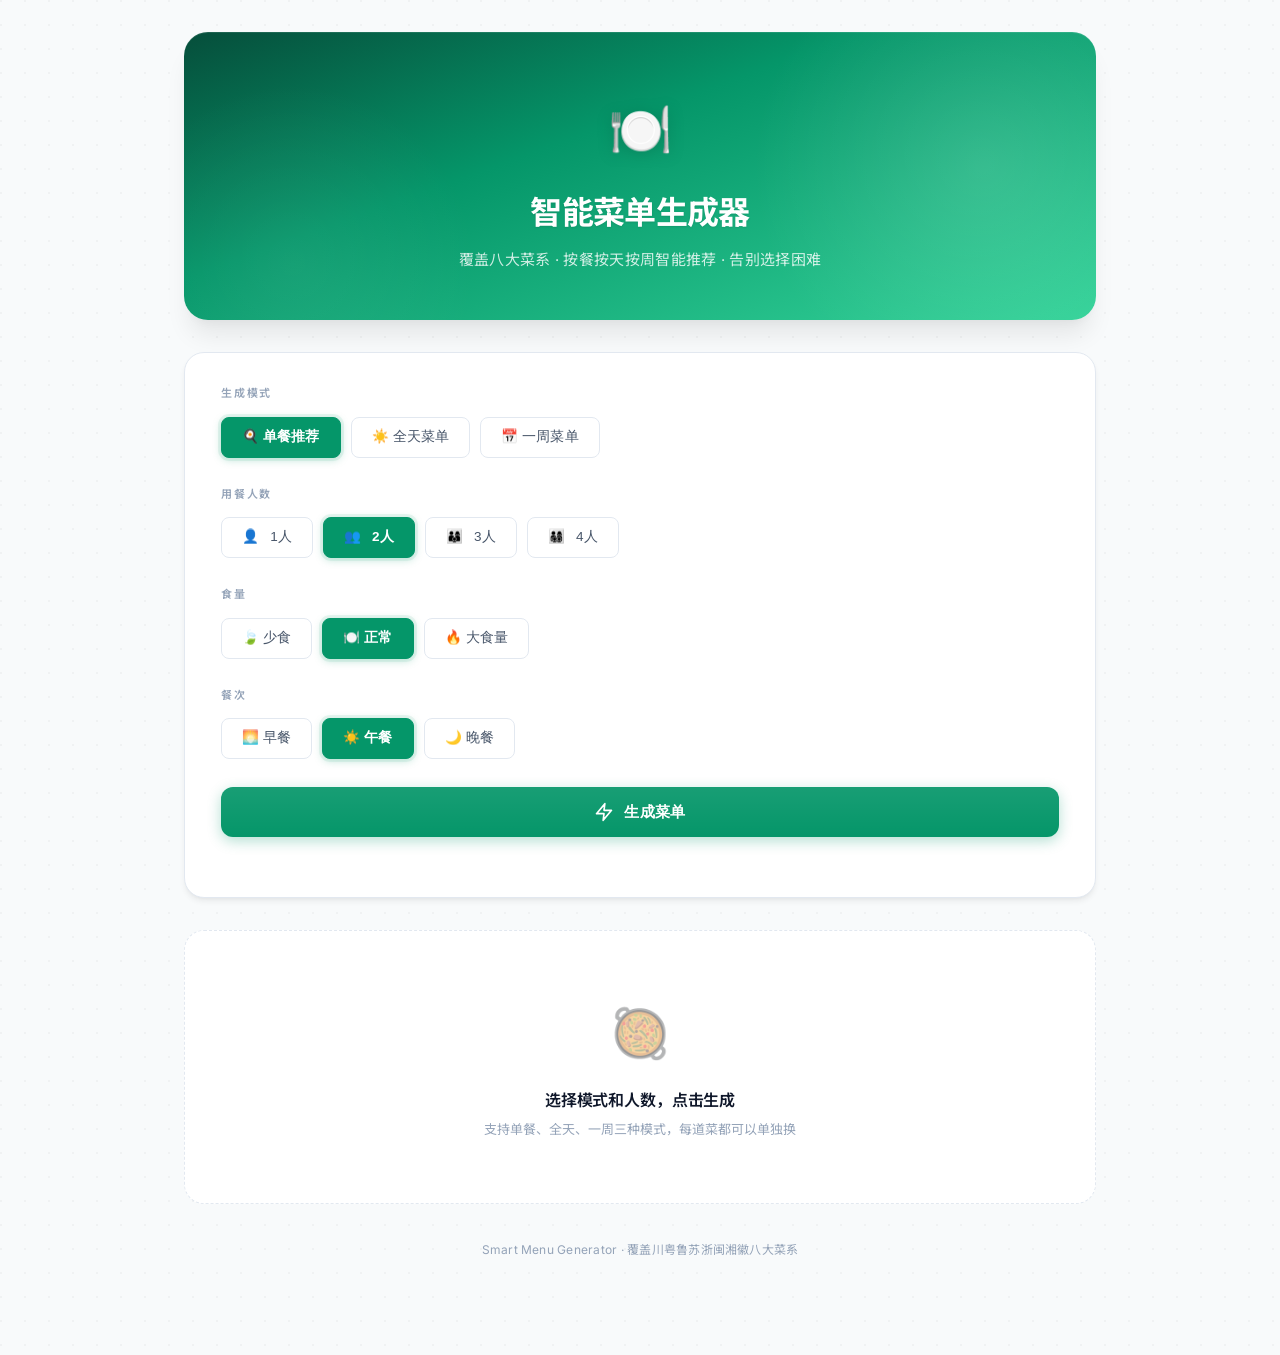
<file: frontend-user/index.html>
<!DOCTYPE html>
<html lang="zh-CN">
<head>
  <meta charset="UTF-8">
  <meta name="viewport" content="width=device-width, initial-scale=1.0">
  <meta name="description" content="智能菜单生成器 - 按餐、按天、按周自动生成中式菜单">
  <title>智能菜单生成器 | Smart Menu Generator</title>
  <link rel="icon" href="data:image/svg+xml,<svg xmlns='http://www.w3.org/2000/svg' viewBox='0 0 100 100'><text y='.9em' font-size='90'>🍽️</text></svg>">
  <link rel="stylesheet" href="css/style.css">
</head>
<body>

  <!-- Toast 容器 -->
  <div id="toast-container" role="alert" aria-live="polite"></div>

  <div class="app-container">

    <!-- 头部 -->
    <header class="app-header">
      <div class="app-logo">🍽️</div>
      <h1 class="app-title">智能菜单生成器</h1>
      <p class="app-subtitle">覆盖八大菜系 · 按餐按天按周智能推荐 · 告别选择困难</p>
    </header>

    <!-- 控制面板 -->
    <section class="control-panel" aria-label="菜单设置">

      <!-- 生成模式 -->
      <div class="control-group">
        <label class="control-label">生成模式</label>
        <div class="btn-group" role="radiogroup" aria-label="选择生成模式">
          <button class="mode-btn" data-mode="meal" role="radio" aria-checked="false">
            🍳 单餐推荐
          </button>
          <button class="mode-btn" data-mode="day" role="radio" aria-checked="false">
            ☀️ 全天菜单
          </button>
          <button class="mode-btn" data-mode="week" role="radio" aria-checked="false">
            📅 一周菜单
          </button>
        </div>
      </div>

      <!-- 用餐人数 -->
      <div class="control-group">
        <label class="control-label">用餐人数</label>
        <div class="btn-group" role="radiogroup" aria-label="选择用餐人数">
          <button class="people-btn" data-people="1" role="radio" aria-checked="false">
            <span class="people-icon">👤</span>1人
          </button>
          <button class="people-btn" data-people="2" role="radio" aria-checked="false">
            <span class="people-icon">👥</span>2人
          </button>
          <button class="people-btn" data-people="3" role="radio" aria-checked="false">
            <span class="people-icon">👨‍👩‍👦</span>3人
          </button>
          <button class="people-btn" data-people="4" role="radio" aria-checked="false">
            <span class="people-icon">👨‍👩‍👧‍👦</span>4人
          </button>
        </div>
      </div>

      <!-- 食量选择 -->
      <div class="control-group">
        <label class="control-label">食量</label>
        <div class="btn-group" role="radiogroup" aria-label="选择食量">
          <button class="appetite-btn" data-appetite="small" role="radio" aria-checked="false">
            🍃 少食
          </button>
          <button class="appetite-btn" data-appetite="normal" role="radio" aria-checked="false">
            🍽️ 正常
          </button>
          <button class="appetite-btn" data-appetite="large" role="radio" aria-checked="false">
            🔥 大食量
          </button>
        </div>
      </div>

      <!-- 餐次选择（仅单餐模式可见） -->
      <div class="control-group" id="meal-type-group" style="display:none;">
        <label class="control-label">餐次</label>
        <div class="btn-group" role="radiogroup" aria-label="选择餐次">
          <button class="meal-type-btn" data-meal-type="早餐" role="radio" aria-checked="false">
            🌅 早餐
          </button>
          <button class="meal-type-btn" data-meal-type="午餐" role="radio" aria-checked="true">
            ☀️ 午餐
          </button>
          <button class="meal-type-btn" data-meal-type="晚餐" role="radio" aria-checked="false">
            🌙 晚餐
          </button>
        </div>
      </div>

      <!-- 生成按钮 -->
      <div class="control-group">
        <button class="btn-generate" id="btn-generate" aria-label="生成菜单">
          <svg width="20" height="20" viewBox="0 0 24 24" fill="none" stroke="currentColor" stroke-width="2" stroke-linecap="round" stroke-linejoin="round">
            <polygon points="13 2 3 14 12 14 11 22 21 10 12 10 13 2"/>
          </svg>
          生成菜单
        </button>
      </div>

      <!-- 导出按钮组 -->
      <div class="control-group" id="export-group" style="display:none;">
        <label class="control-label">导出菜单</label>
        <div class="btn-group" role="group" aria-label="导出菜单">
          <button class="btn-export" data-format="txt" aria-label="导出为TXT">
            📄 TXT
          </button>
          <button class="btn-export" data-format="md" aria-label="导出为Markdown">
            📝 Markdown
          </button>
          <button class="btn-export" data-format="json" aria-label="导出为JSON">
            📊 JSON
          </button>
        </div>
      </div>

    </section>

    <!-- 结果区域 -->
    <main id="result-area" aria-label="菜单结果">
      <div class="empty-state">
        <div class="empty-state-icon">🥘</div>
        <div class="empty-state-title">选择模式和人数，点击生成</div>
        <div class="empty-state-desc">支持单餐、全天、一周三种模式，每道菜都可以单独换</div>
      </div>
    </main>

    <!-- 页脚 -->
    <footer class="app-footer">
      <p>Smart Menu Generator · 覆盖川粤鲁苏浙闽湘徽八大菜系</p>
    </footer>

  </div>

  <!-- JS 模块按依赖顺序加载 -->
  <script src="js/data.js"></script>
  <script src="js/generator.js"></script>
  <script src="js/ui.js"></script>
  <script src="js/app.js"></script>

</body>
</html>
</file>
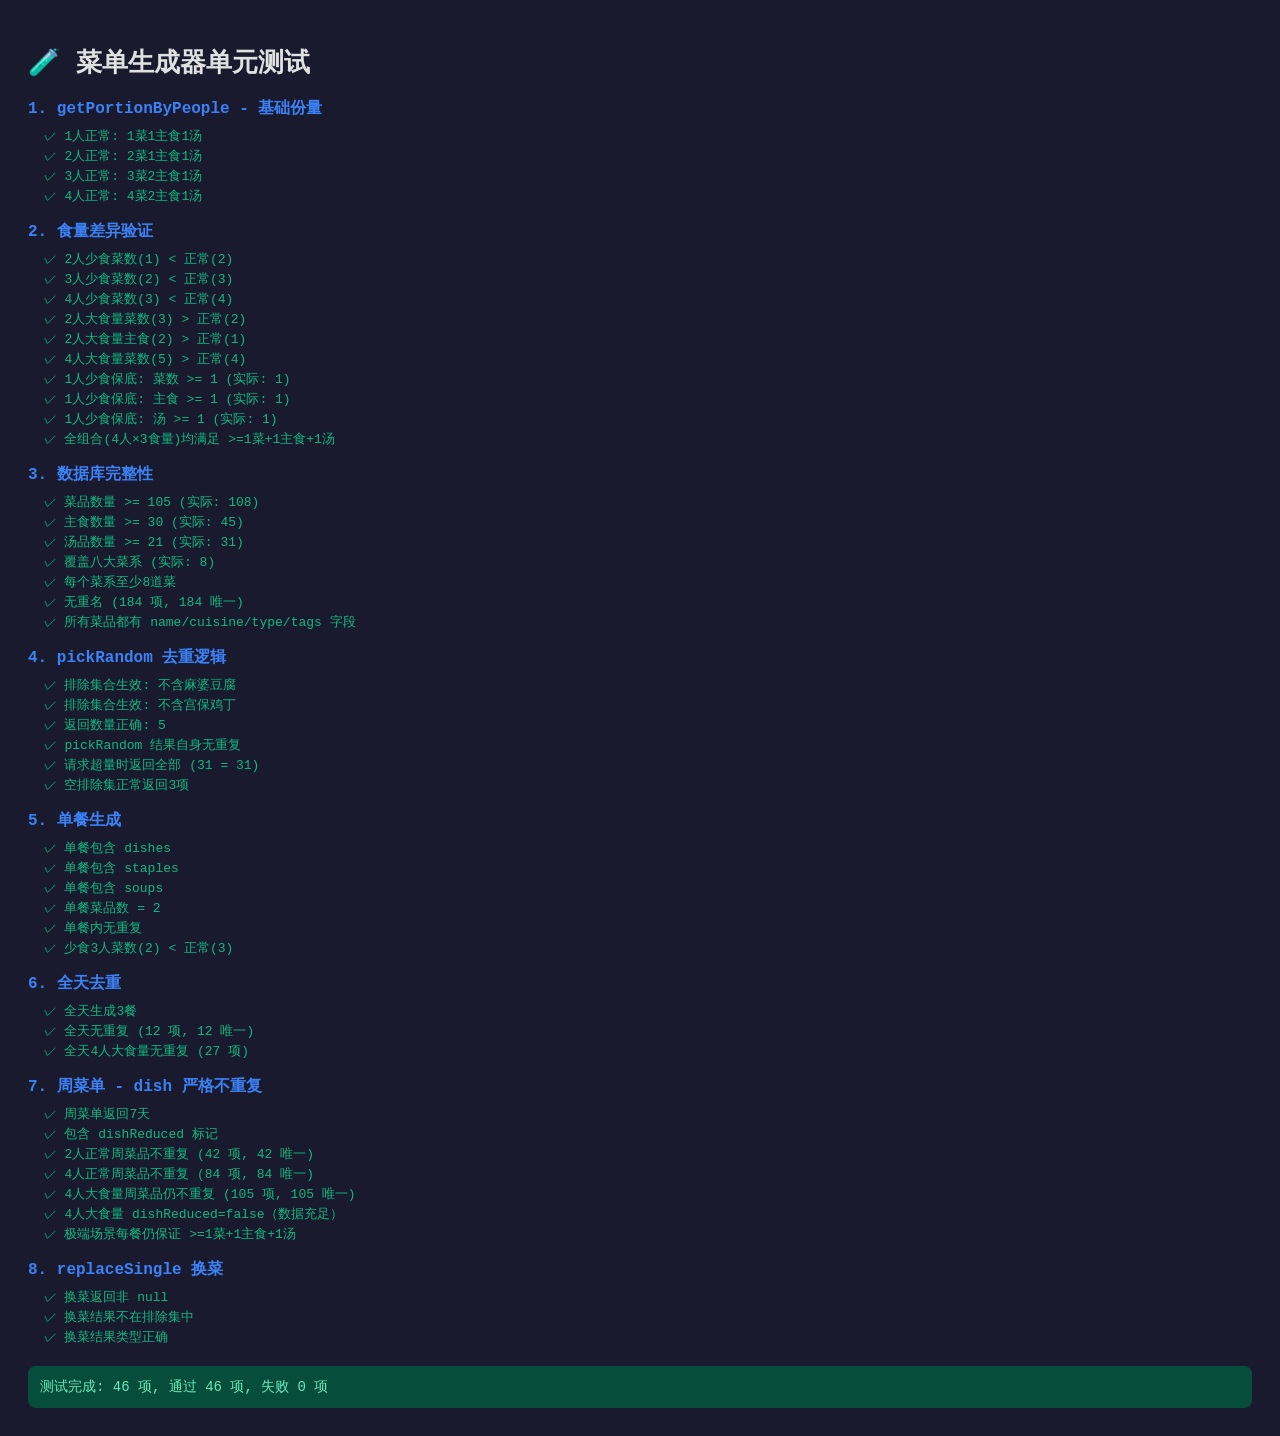
<file: frontend-user/tests/test.html>
<!DOCTYPE html>
<html lang="zh-CN">
<head>
  <meta charset="UTF-8">
  <title>菜单生成器 - 单元测试</title>
  <style>
    body { font-family: monospace; padding: 20px; background: #1a1a2e; color: #e0e0e0; }
    .pass { color: #10b981; }
    .fail { color: #ef4444; }
    .section { margin: 16px 0 8px; font-size: 16px; font-weight: bold; color: #3b82f6; }
    .summary { margin-top: 20px; padding: 12px; border-radius: 8px; font-size: 14px; }
    .summary.all-pass { background: #064e3b; color: #6ee7b7; }
    .summary.has-fail { background: #7f1d1d; color: #fca5a5; }
    pre { margin: 2px 0; font-size: 13px; }
  </style>
</head>
<body>
  <h1>🧪 菜单生成器单元测试</h1>
  <div id="output"></div>

  <script src="../js/data.js"></script>
  <script src="../js/generator.js"></script>
  <script>
    const output = document.getElementById('output');
    let passed = 0;
    let failed = 0;

    function section(name) {
      output.innerHTML += `<div class="section">${name}</div>`;
    }

    function assert(desc, condition) {
      if (condition) {
        passed++;
        output.innerHTML += `<pre class="pass">  ✓ ${desc}</pre>`;
      } else {
        failed++;
        output.innerHTML += `<pre class="fail">  ✕ ${desc}</pre>`;
      }
    }

    // ==========================================
    // 1. getPortionByPeople - 基础份量
    // ==========================================
    section('1. getPortionByPeople - 基础份量');

    const p1n = MenuGenerator.getPortionByPeople(1, 'normal');
    assert('1人正常: 1菜1主食1汤', p1n.dishCount === 1 && p1n.stapleCount === 1 && p1n.soupCount === 1);

    const p2n = MenuGenerator.getPortionByPeople(2, 'normal');
    assert('2人正常: 2菜1主食1汤', p2n.dishCount === 2 && p2n.stapleCount === 1 && p2n.soupCount === 1);

    const p3n = MenuGenerator.getPortionByPeople(3, 'normal');
    assert('3人正常: 3菜2主食1汤', p3n.dishCount === 3 && p3n.stapleCount === 2 && p3n.soupCount === 1);

    const p4n = MenuGenerator.getPortionByPeople(4, 'normal');
    assert('4人正常: 4菜2主食1汤', p4n.dishCount === 4 && p4n.stapleCount === 2 && p4n.soupCount === 1);

    // ==========================================
    // 2. 食量差异验证（核心修复项）
    // ==========================================
    section('2. 食量差异验证');

    // 少食 vs 正常：菜品数应严格小于正常
    const p2s = MenuGenerator.getPortionByPeople(2, 'small');
    assert(`2人少食菜数(${p2s.dishCount}) < 正常(${p2n.dishCount})`, p2s.dishCount < p2n.dishCount);

    const p3s = MenuGenerator.getPortionByPeople(3, 'small');
    assert(`3人少食菜数(${p3s.dishCount}) < 正常(${p3n.dishCount})`, p3s.dishCount < p3n.dishCount);

    const p4s = MenuGenerator.getPortionByPeople(4, 'small');
    assert(`4人少食菜数(${p4s.dishCount}) < 正常(${p4n.dishCount})`, p4s.dishCount < p4n.dishCount);

    // 大食量 vs 正常：菜品数应严格大于正常
    const p2l = MenuGenerator.getPortionByPeople(2, 'large');
    assert(`2人大食量菜数(${p2l.dishCount}) > 正常(${p2n.dishCount})`, p2l.dishCount > p2n.dishCount);
    assert(`2人大食量主食(${p2l.stapleCount}) > 正常(${p2n.stapleCount})`, p2l.stapleCount > p2n.stapleCount);

    const p4l = MenuGenerator.getPortionByPeople(4, 'large');
    assert(`4人大食量菜数(${p4l.dishCount}) > 正常(${p4n.dishCount})`, p4l.dishCount > p4n.dishCount);

    // 1人少食保底至少1菜
    const p1s = MenuGenerator.getPortionByPeople(1, 'small');
    assert(`1人少食保底: 菜数 >= 1 (实际: ${p1s.dishCount})`, p1s.dishCount >= 1);
    assert(`1人少食保底: 主食 >= 1 (实际: ${p1s.stapleCount})`, p1s.stapleCount >= 1);
    assert(`1人少食保底: 汤 >= 1 (实际: ${p1s.soupCount})`, p1s.soupCount >= 1);

    // 全组合遍历：所有人数×食量都至少1菜1主食1汤
    let allMinOk = true;
    [1,2,3,4].forEach(p => {
      ['small','normal','large'].forEach(a => {
        const r = MenuGenerator.getPortionByPeople(p, a);
        if (r.dishCount < 1 || r.stapleCount < 1 || r.soupCount < 1) allMinOk = false;
      });
    });
    assert('全组合(4人×3食量)均满足 >=1菜+1主食+1汤', allMinOk);

    // ==========================================
    // 3. 数据库完整性
    // ==========================================
    section('3. 数据库完整性');

    const allDishes = MenuDatabase.getAllByType('dish');
    const allStaples = MenuDatabase.getAllByType('staple');
    const allSoups = MenuDatabase.getAllByType('soup');

    assert(`菜品数量 >= 105 (实际: ${allDishes.length})`, allDishes.length >= 105);
    assert(`主食数量 >= 30 (实际: ${allStaples.length})`, allStaples.length >= 30);
    assert(`汤品数量 >= 21 (实际: ${allSoups.length})`, allSoups.length >= 21);

    const cuisines = new Set(allDishes.map(d => d.cuisine));
    assert(`覆盖八大菜系 (实际: ${cuisines.size})`, cuisines.size >= 8);

    // 每个菜系至少8道菜
    let cuisineMinOk = true;
    MenuDatabase.cuisines.forEach(c => {
      const count = allDishes.filter(d => d.cuisine === c).length;
      if (count < 8) cuisineMinOk = false;
    });
    assert('每个菜系至少8道菜', cuisineMinOk);

    // 无重名
    const allNames = [...allDishes, ...allStaples, ...allSoups].map(i => i.name);
    const uniqueNames = new Set(allNames);
    assert(`无重名 (${allNames.length} 项, ${uniqueNames.size} 唯一)`, allNames.length === uniqueNames.size);

    // 每项都有必要字段
    let fieldsOk = true;
    [...allDishes, ...allStaples, ...allSoups].forEach(item => {
      if (!item.name || !item.cuisine || !item.type || !Array.isArray(item.tags)) fieldsOk = false;
    });
    assert('所有菜品都有 name/cuisine/type/tags 字段', fieldsOk);

    // ==========================================
    // 4. pickRandom 去重逻辑
    // ==========================================
    section('4. pickRandom 去重逻辑');

    const exclude = new Set(['麻婆豆腐', '宫保鸡丁']);
    const filtered = MenuGenerator.pickRandom(allDishes, 5, exclude);
    const filteredNames = filtered.map(d => d.name);
    assert('排除集合生效: 不含麻婆豆腐', !filteredNames.includes('麻婆豆腐'));
    assert('排除集合生效: 不含宫保鸡丁', !filteredNames.includes('宫保鸡丁'));
    assert('返回数量正确: 5', filtered.length === 5);

    // 返回结果自身无重复
    const filteredUnique = new Set(filteredNames);
    assert('pickRandom 结果自身无重复', filteredNames.length === filteredUnique.size);

    // 请求数量超过可用池时不报错
    const bigPick = MenuGenerator.pickRandom(allSoups, 999, new Set());
    assert(`请求超量时返回全部 (${bigPick.length} = ${allSoups.length})`, bigPick.length === allSoups.length);

    // 空排除集
    const noPick = MenuGenerator.pickRandom(allDishes, 3, new Set());
    assert('空排除集正常返回3项', noPick.length === 3);

    // ==========================================
    // 5. 单餐生成
    // ==========================================
    section('5. 单餐生成');

    const meal = MenuGenerator.generateMeal(2, new Set(), '测试', 'normal');
    assert('单餐包含 dishes', Array.isArray(meal.dishes) && meal.dishes.length > 0);
    assert('单餐包含 staples', Array.isArray(meal.staples) && meal.staples.length > 0);
    assert('单餐包含 soups', Array.isArray(meal.soups) && meal.soups.length > 0);
    assert('单餐菜品数 = 2', meal.dishes.length === 2);

    // 单餐内无重复
    const mealAll = [...meal.dishes, ...meal.staples, ...meal.soups];
    const mealNames = mealAll.map(i => i.name);
    const mealUnique = new Set(mealNames);
    assert('单餐内无重复', mealNames.length === mealUnique.size);

    // 少食单餐菜品数应更少
    const mealSmall = MenuGenerator.generateMeal(3, new Set(), '少食测试', 'small');
    const mealNormal = MenuGenerator.generateMeal(3, new Set(), '正常测试', 'normal');
    assert(`少食3人菜数(${mealSmall.dishes.length}) < 正常(${mealNormal.dishes.length})`,
      mealSmall.dishes.length < mealNormal.dishes.length);

    // ==========================================
    // 6. 全天去重
    // ==========================================
    section('6. 全天去重');

    const dayMeals = MenuGenerator.generateDay(2, new Set(), 'normal');
    assert('全天生成3餐', dayMeals.length === 3);
    const dayAllNames = [];
    dayMeals.forEach(m => {
      [...m.dishes, ...m.staples, ...m.soups].forEach(i => dayAllNames.push(i.name));
    });
    const dayUnique = new Set(dayAllNames);
    assert(`全天无重复 (${dayAllNames.length} 项, ${dayUnique.size} 唯一)`,
      dayAllNames.length === dayUnique.size);

    // 全天大食量也无重复
    const dayLarge = MenuGenerator.generateDay(4, new Set(), 'large');
    const dayLargeNames = [];
    dayLarge.forEach(m => {
      [...m.dishes, ...m.staples, ...m.soups].forEach(i => dayLargeNames.push(i.name));
    });
    const dayLargeUnique = new Set(dayLargeNames);
    assert(`全天4人大食量无重复 (${dayLargeNames.length} 项)`,
      dayLargeNames.length === dayLargeUnique.size);

    // ==========================================
    // 7. 周菜单 - dish 严格不重复
    // ==========================================
    section('7. 周菜单 - dish 严格不重复');

    // 2人正常（最宽松场景）
    const week2n = MenuGenerator.generateWeek(2, 'normal');
    assert('周菜单返回7天', Array.isArray(week2n.menu) && week2n.menu.length === 7);
    assert('包含 dishReduced 标记', typeof week2n.dishReduced === 'boolean');

    const week2nDishes = [];
    week2n.menu.forEach(day => {
      day.meals.forEach(m => m.dishes.forEach(d => week2nDishes.push(d.name)));
    });
    const week2nDishUnique = new Set(week2nDishes);
    assert(`2人正常周菜品不重复 (${week2nDishes.length} 项, ${week2nDishUnique.size} 唯一)`,
      week2nDishes.length === week2nDishUnique.size);

    // 4人正常（较紧张场景：需要 4×3×7=84 道菜，池有96）
    const week4n = MenuGenerator.generateWeek(4, 'normal');
    const week4nDishes = [];
    week4n.menu.forEach(day => {
      day.meals.forEach(m => m.dishes.forEach(d => week4nDishes.push(d.name)));
    });
    const week4nDishUnique = new Set(week4nDishes);
    assert(`4人正常周菜品不重复 (${week4nDishes.length} 项, ${week4nDishUnique.size} 唯一)`,
      week4nDishes.length === week4nDishUnique.size);

    // 4人大食量（极端场景：需要 5×3×7=105，池96不够，应缩减而非重复）
    const week4l = MenuGenerator.generateWeek(4, 'large');
    const week4lDishes = [];
    week4l.menu.forEach(day => {
      day.meals.forEach(m => m.dishes.forEach(d => week4lDishes.push(d.name)));
    });
    const week4lDishUnique = new Set(week4lDishes);
    assert(`4人大食量周菜品仍不重复 (${week4lDishes.length} 项, ${week4lDishUnique.size} 唯一)`,
      week4lDishes.length === week4lDishUnique.size);
    assert('4人大食量 dishReduced=false（数据充足）', week4l.dishReduced === false);

    // 每天每餐至少有1菜1主食1汤
    let weekMinOk = true;
    week4l.menu.forEach(day => {
      day.meals.forEach(m => {
        if (m.dishes.length < 1 || m.staples.length < 1 || m.soups.length < 1) weekMinOk = false;
      });
    });
    assert('极端场景每餐仍保证 >=1菜+1主食+1汤', weekMinOk);

    // ==========================================
    // 8. replaceSingle 换菜
    // ==========================================
    section('8. replaceSingle 换菜');

    const currentNames = new Set(['麻婆豆腐', '宫保鸡丁', '水煮牛肉']);
    const replacement = MenuGenerator.replaceSingle('dish', currentNames);
    assert('换菜返回非 null', replacement !== null);
    assert('换菜结果不在排除集中', !currentNames.has(replacement.name));
    assert('换菜结果类型正确', replacement.type === 'dish');

    // ==========================================
    // 汇总
    // ==========================================
    const total = passed + failed;
    const summaryClass = failed === 0 ? 'all-pass' : 'has-fail';
    output.innerHTML += `<div class="summary ${summaryClass}">
      测试完成: ${total} 项, 通过 ${passed} 项, 失败 ${failed} 项
    </div>`;

    // 输出到 console 供 CI 脚本解析
    console.log(`TEST_RESULT: ${total} total, ${passed} passed, ${failed} failed`);
    if (failed > 0) console.error('TESTS FAILED');
  </script>
</body>
</html>
</file>
<file: frontend-user/css/style.css>
/* ========================================
   Smart Menu Generator
   Design Language: Linear / Vercel / Notion
   ======================================== */

@import url('https://fonts.googleapis.com/css2?family=Inter:wght@400;500;600;700&family=Noto+Sans+SC:wght@400;500;600;700&display=swap');

:root {
  /* 主色 - 深沉翡翠绿 */
  --color-primary: #059669;
  --color-primary-hover: #047857;
  --color-primary-subtle: rgba(5, 150, 105, 0.08);
  --color-primary-muted: rgba(5, 150, 105, 0.15);

  /* 中性色 */
  --color-bg-base: #f8fafb;
  --color-bg-elevated: #ffffff;
  --color-bg-sunken: #f1f5f9;
  --color-bg-overlay: rgba(255, 255, 255, 0.72);

  /* 文字 */
  --color-text-primary: #0f172a;
  --color-text-secondary: #475569;
  --color-text-tertiary: #94a3b8;
  --color-text-inverse: #ffffff;

  /* 边框 */
  --color-border: #e2e8f0;
  --color-border-subtle: #f1f5f9;
  --color-border-focus: var(--color-primary);

  /* 语义色 */
  --color-success: #10b981;
  --color-error: #f43f5e;
  --color-warning: #f59e0b;
  --color-info: #3b82f6;

  /* 标签色 */
  --color-tag-warm: #fef3c7;
  --color-tag-warm-text: #b45309;
  --color-tag-cool: #e0f2fe;
  --color-tag-cool-text: #0369a1;

  /* 阴影 - 精细分层 */
  --shadow-xs: 0 1px 2px rgba(0, 0, 0, 0.04);
  --shadow-sm: 0 1px 3px rgba(0, 0, 0, 0.06), 0 1px 2px rgba(0, 0, 0, 0.04);
  --shadow-md: 0 4px 6px -1px rgba(0, 0, 0, 0.07), 0 2px 4px -2px rgba(0, 0, 0, 0.05);
  --shadow-lg: 0 10px 15px -3px rgba(0, 0, 0, 0.08), 0 4px 6px -4px rgba(0, 0, 0, 0.04);
  --shadow-xl: 0 20px 25px -5px rgba(0, 0, 0, 0.08), 0 8px 10px -6px rgba(0, 0, 0, 0.04);
  --shadow-glow: 0 0 0 3px var(--color-primary-subtle);
  --shadow-card-hover: 0 8px 25px -5px rgba(0, 0, 0, 0.1), 0 4px 10px -4px rgba(0, 0, 0, 0.06);

  /* 圆角 */
  --radius-sm: 8px;
  --radius-md: 12px;
  --radius-lg: 16px;
  --radius-xl: 20px;
  --radius-2xl: 24px;
  --radius-full: 9999px;

  /* 动效 */
  --ease-out: cubic-bezier(0.16, 1, 0.3, 1);
  --ease-spring: cubic-bezier(0.34, 1.56, 0.64, 1);
  --duration-fast: 150ms;
  --duration-normal: 250ms;
  --duration-slow: 400ms;
}

/* ========================================
   Reset & Base
   ======================================== */

*, *::before, *::after {
  margin: 0;
  padding: 0;
  box-sizing: border-box;
}

html {
  font-size: 16px;
  -webkit-font-smoothing: antialiased;
  -moz-osx-font-smoothing: grayscale;
  text-rendering: optimizeLegibility;
}

body {
  font-family: 'Inter', 'Noto Sans SC', -apple-system, BlinkMacSystemFont,
    'Segoe UI', 'PingFang SC', 'Hiragino Sans GB', 'Microsoft YaHei', sans-serif;
  background: var(--color-bg-base);
  color: var(--color-text-primary);
  line-height: 1.6;
  min-height: 100vh;
  /* 微妙的网格纹理背景 */
  background-image:
    radial-gradient(circle at 1px 1px, rgba(0,0,0,0.03) 1px, transparent 0);
  background-size: 24px 24px;
}

/* ========================================
   Layout
   ======================================== */

.app-container {
  max-width: 960px;
  margin: 0 auto;
  padding: 32px 24px 80px;
}

/* ========================================
   Header - Hero 风格
   ======================================== */

.app-header {
  text-align: center;
  padding: 56px 32px 48px;
  background: linear-gradient(160deg, #064e3b 0%, #059669 40%, #34d399 100%);
  border-radius: var(--radius-2xl);
  margin-bottom: 32px;
  box-shadow: var(--shadow-xl), inset 0 1px 0 rgba(255,255,255,0.1);
  position: relative;
  overflow: hidden;
  isolation: isolate;
}

/* 装饰性光晕 */
.app-header::before {
  content: '';
  position: absolute;
  top: -40%;
  right: -15%;
  width: 500px;
  height: 500px;
  background: radial-gradient(circle, rgba(255,255,255,0.12) 0%, transparent 65%);
  border-radius: 50%;
  z-index: 0;
  animation: float 8s ease-in-out infinite;
}

.app-header::after {
  content: '';
  position: absolute;
  bottom: -50%;
  left: -10%;
  width: 400px;
  height: 400px;
  background: radial-gradient(circle, rgba(255,255,255,0.06) 0%, transparent 65%);
  border-radius: 50%;
  z-index: 0;
  animation: float 10s ease-in-out infinite reverse;
}

@keyframes float {
  0%, 100% { transform: translateY(0); }
  50% { transform: translateY(-20px); }
}

.app-logo {
  font-size: 52px;
  margin-bottom: 16px;
  position: relative;
  z-index: 1;
  filter: drop-shadow(0 2px 8px rgba(0,0,0,0.15));
}

.app-title {
  font-size: 32px;
  font-weight: 700;
  color: #fff;
  margin-bottom: 10px;
  letter-spacing: -0.02em;
  position: relative;
  z-index: 1;
  text-shadow: 0 1px 2px rgba(0,0,0,0.1);
}

.app-subtitle {
  font-size: 15px;
  color: rgba(255,255,255,0.8);
  font-weight: 400;
  position: relative;
  z-index: 1;
  letter-spacing: 0.02em;
}

/* ========================================
   Control Panel - 玻璃态卡片
   ======================================== */

.control-panel {
  background: var(--color-bg-elevated);
  border-radius: var(--radius-xl);
  padding: 32px 36px;
  margin-bottom: 32px;
  box-shadow: var(--shadow-md);
  border: 1px solid var(--color-border);
  backdrop-filter: blur(20px);
  -webkit-backdrop-filter: blur(20px);
}

.control-group {
  margin-bottom: 28px;
}

.control-group:last-child {
  margin-bottom: 0;
}

.control-label {
  display: block;
  font-size: 11px;
  font-weight: 600;
  color: var(--color-text-tertiary);
  text-transform: uppercase;
  letter-spacing: 1.8px;
  margin-bottom: 14px;
}

.btn-group {
  display: flex;
  gap: 10px;
  flex-wrap: wrap;
}

/* ========================================
   Toggle Buttons - 精致选择器
   ======================================== */

.mode-btn,
.people-btn,
.appetite-btn,
.meal-type-btn,
.btn-export {
  padding: 10px 20px;
  border: 1.5px solid var(--color-border);
  border-radius: var(--radius-sm);
  background: var(--color-bg-elevated);
  color: var(--color-text-secondary);
  font-size: 13.5px;
  font-weight: 500;
  cursor: pointer;
  transition:
    background var(--duration-fast) var(--ease-out),
    border-color var(--duration-fast) var(--ease-out),
    color var(--duration-fast) var(--ease-out),
    box-shadow var(--duration-fast) var(--ease-out),
    transform var(--duration-fast) var(--ease-out);
  user-select: none;
  position: relative;
  letter-spacing: 0.01em;
  line-height: 1.4;
  display: flex;
  align-items: center;
  gap: 6px;
}

.mode-btn:hover,
.people-btn:hover,
.appetite-btn:hover,
.meal-type-btn:hover,
.btn-export:hover {
  border-color: var(--color-primary);
  color: var(--color-primary);
  background: var(--color-primary-subtle);
  transform: translateY(-1px);
  box-shadow: var(--shadow-sm);
}

.mode-btn:active,
.people-btn:active,
.appetite-btn:active,
.meal-type-btn:active,
.btn-export:active {
  transform: translateY(0);
}

.mode-btn.active,
.people-btn.active,
.appetite-btn.active,
.meal-type-btn.active {
  border-color: var(--color-primary);
  background: var(--color-primary);
  color: var(--color-text-inverse);
  box-shadow: 0 2px 8px rgba(5, 150, 105, 0.25), var(--shadow-glow);
  font-weight: 600;
}

.mode-btn.active:hover,
.people-btn.active:hover,
.appetite-btn.active:hover,
.meal-type-btn.active:hover {
  background: var(--color-primary-hover);
  border-color: var(--color-primary-hover);
  color: var(--color-text-inverse);
  transform: translateY(-1px);
}

.people-btn .people-icon {
  margin-right: 5px;
}

/* ========================================
   Generate Button - CTA
   ======================================== */

.btn-generate {
  display: flex;
  align-items: center;
  justify-content: center;
  gap: 10px;
  width: 100%;
  padding: 15px 32px;
  background: var(--color-primary);
  color: var(--color-text-inverse);
  border: none;
  border-radius: var(--radius-md);
  font-size: 15px;
  font-weight: 600;
  cursor: pointer;
  transition:
    background var(--duration-fast) var(--ease-out),
    transform var(--duration-fast) var(--ease-out),
    box-shadow var(--duration-normal) var(--ease-out);
  box-shadow: 0 4px 14px rgba(5, 150, 105, 0.3);
  letter-spacing: 0.02em;
  margin-top: 4px;
  position: relative;
  overflow: hidden;
}

.btn-generate::before {
  content: '';
  position: absolute;
  inset: 0;
  background: linear-gradient(180deg, rgba(255,255,255,0.08) 0%, transparent 100%);
  pointer-events: none;
}

.btn-generate:hover {
  background: var(--color-primary-hover);
  transform: translateY(-2px);
  box-shadow: 0 8px 25px rgba(5, 150, 105, 0.35);
}

.btn-generate:active {
  transform: translateY(0);
  box-shadow: 0 2px 8px rgba(5, 150, 105, 0.25);
}

.btn-generate.btn-loading {
  opacity: 0.75;
  cursor: not-allowed;
  transform: none !important;
  box-shadow: 0 4px 14px rgba(5, 150, 105, 0.2);
}

.btn-spinner {
  display: inline-block;
  width: 16px;
  height: 16px;
  border: 2px solid rgba(255,255,255,0.25);
  border-top-color: #fff;
  border-radius: 50%;
  animation: spin 0.6s linear infinite;
}

@keyframes spin {
  to { transform: rotate(360deg); }
}

/* ========================================
   Result Area
   ======================================== */

#result-area {
  min-height: 80px;
}

.result-fade-in {
  animation: fadeInUp var(--duration-slow) var(--ease-out);
}

@keyframes fadeInUp {
  from { opacity: 0; transform: translateY(12px); }
  to { opacity: 1; transform: translateY(0); }
}

/* ========================================
   Day Section (周模式)
   ======================================== */

.day-section {
  margin-bottom: 36px;
}

.day-title {
  font-size: 17px;
  font-weight: 700;
  color: var(--color-text-primary);
  padding: 14px 22px;
  background: linear-gradient(135deg, var(--color-primary-subtle) 0%, rgba(52, 211, 153, 0.06) 100%);
  border-radius: var(--radius-md);
  margin-bottom: 16px;
  border-left: 3px solid var(--color-primary);
  letter-spacing: -0.01em;
}

/* ========================================
   Meal Section - 餐次卡片
   ======================================== */

.meal-section {
  background: var(--color-bg-elevated);
  border-radius: var(--radius-lg);
  padding: 24px 28px;
  margin-bottom: 16px;
  box-shadow: var(--shadow-sm);
  border: 1px solid var(--color-border);
  transition: box-shadow var(--duration-normal) var(--ease-out);
}

.meal-section:hover {
  box-shadow: var(--shadow-md);
}

.meal-title {
  font-size: 14px;
  font-weight: 600;
  color: var(--color-text-primary);
  margin-bottom: 18px;
  padding-bottom: 14px;
  border-bottom: 1px solid var(--color-border-subtle);
  display: flex;
  align-items: center;
  gap: 8px;
  letter-spacing: -0.01em;
}

.meal-title::before {
  content: '🕐';
  font-size: 16px;
}

/* ========================================
   Food Grid
   ======================================== */

.food-grid {
  display: grid;
  grid-template-columns: repeat(auto-fill, minmax(195px, 1fr));
  gap: 12px;
}

/* ========================================
   Food Card - 精致卡片
   ======================================== */

.food-item {
  background: var(--color-bg-sunken);
  border-radius: var(--radius-md);
  padding: 16px;
  border: 1px solid var(--color-border-subtle);
  transition:
    border-color var(--duration-fast) var(--ease-out),
    box-shadow var(--duration-normal) var(--ease-out),
    transform var(--duration-fast) var(--ease-out);
  position: relative;
  overflow: hidden;
}

.food-item:hover {
  border-color: var(--color-border);
  box-shadow: var(--shadow-card-hover);
  transform: translateY(-3px);
}

.food-item-header {
  display: flex;
  align-items: center;
  justify-content: space-between;
  margin-bottom: 10px;
}

.food-icon {
  font-size: 22px;
  line-height: 1;
}

.food-type-badge {
  font-size: 10px;
  font-weight: 600;
  color: var(--color-primary);
  background: var(--color-primary-muted);
  padding: 3px 8px;
  border-radius: var(--radius-full);
  letter-spacing: 0.5px;
  text-transform: uppercase;
}

.food-name {
  font-size: 15px;
  font-weight: 600;
  color: var(--color-text-primary);
  margin-bottom: 10px;
  line-height: 1.3;
  letter-spacing: -0.01em;
}

.food-meta {
  display: flex;
  flex-wrap: wrap;
  gap: 5px;
  align-items: center;
}

.food-cuisine {
  font-size: 11px;
  color: var(--color-text-tertiary);
  background: var(--color-bg-elevated);
  padding: 2px 8px;
  border-radius: var(--radius-full);
  border: 1px solid var(--color-border-subtle);
  font-weight: 500;
}

.food-tag {
  font-size: 10px;
  color: var(--color-tag-warm-text);
  background: var(--color-tag-warm);
  padding: 2px 7px;
  border-radius: var(--radius-full);
  font-weight: 500;
}

/* ========================================
   Replace Button - 微交互
   ======================================== */

.btn-replace {
  position: absolute;
  bottom: 12px;
  right: 12px;
  width: 28px;
  height: 28px;
  border: none;
  border-radius: var(--radius-full);
  background: var(--color-bg-elevated);
  color: var(--color-text-tertiary);
  cursor: pointer;
  display: flex;
  align-items: center;
  justify-content: center;
  transition:
    background var(--duration-fast) var(--ease-out),
    color var(--duration-fast) var(--ease-out),
    transform var(--duration-normal) var(--ease-spring),
    opacity var(--duration-fast) var(--ease-out),
    box-shadow var(--duration-fast) var(--ease-out);
  box-shadow: var(--shadow-xs);
  opacity: 0;
}

.food-item:hover .btn-replace {
  opacity: 1;
}

.btn-replace:hover {
  background: var(--color-primary);
  color: var(--color-text-inverse);
  transform: rotate(180deg);
  box-shadow: var(--shadow-md);
}

.btn-replace:active {
  transform: rotate(180deg) scale(0.92);
}

/* Card animations */
.food-item-exit {
  animation: cardExit 200ms var(--ease-out) forwards;
}

.food-item-enter {
  animation: cardEnter 300ms var(--ease-spring);
}

@keyframes cardExit {
  to { opacity: 0; transform: scale(0.92) translateY(4px); }
}

@keyframes cardEnter {
  from { opacity: 0; transform: scale(0.92) translateY(4px); }
  to { opacity: 1; transform: scale(1) translateY(0); }
}

/* ========================================
   Toast - 精致通知
   ======================================== */

#toast-container {
  position: fixed;
  top: 20px;
  right: 20px;
  z-index: 9999;
  display: flex;
  flex-direction: column;
  gap: 8px;
  pointer-events: none;
}

.toast {
  display: flex;
  align-items: center;
  gap: 10px;
  padding: 12px 18px;
  border-radius: var(--radius-md);
  background: var(--color-bg-elevated);
  box-shadow: var(--shadow-xl);
  font-size: 13px;
  font-weight: 500;
  color: var(--color-text-primary);
  transform: translateX(calc(100% + 24px));
  transition:
    transform 350ms var(--ease-out),
    opacity 300ms var(--ease-out);
  pointer-events: auto;
  border: 1px solid var(--color-border);
  backdrop-filter: blur(12px);
  -webkit-backdrop-filter: blur(12px);
  max-width: 340px;
}

.toast-success { border-left: 3px solid var(--color-success); }
.toast-error { border-left: 3px solid var(--color-error); }
.toast-info { border-left: 3px solid var(--color-info); }

.toast-show { transform: translateX(0); }

.toast-hide {
  opacity: 0;
  transform: translateX(calc(100% + 24px));
}

.toast-icon {
  width: 20px;
  height: 20px;
  border-radius: var(--radius-full);
  display: flex;
  align-items: center;
  justify-content: center;
  font-size: 11px;
  font-weight: 700;
  flex-shrink: 0;
}

.toast-success .toast-icon { background: rgba(16, 185, 129, 0.12); color: var(--color-success); }
.toast-error .toast-icon { background: rgba(244, 63, 94, 0.12); color: var(--color-error); }
.toast-info .toast-icon { background: rgba(59, 130, 246, 0.12); color: var(--color-info); }

.toast-text { flex: 1; line-height: 1.4; }

/* ========================================
   Empty State
   ======================================== */

.empty-state {
  text-align: center;
  padding: 64px 24px;
  background: var(--color-bg-elevated);
  border-radius: var(--radius-xl);
  border: 1.5px dashed var(--color-border);
}

.empty-state-icon {
  font-size: 48px;
  margin-bottom: 16px;
  opacity: 0.5;
}

.empty-state-title {
  font-size: 16px;
  font-weight: 600;
  color: var(--color-text-primary);
  margin-bottom: 6px;
  letter-spacing: -0.01em;
}

.empty-state-desc {
  font-size: 13px;
  color: var(--color-text-tertiary);
  line-height: 1.5;
}

/* ========================================
   Footer
   ======================================== */

.app-footer {
  text-align: center;
  padding: 36px 20px 16px;
  color: var(--color-text-tertiary);
  font-size: 12px;
  letter-spacing: 0.02em;
}

/* ========================================
   Responsive - 移动端适配
   ======================================== */

@media (max-width: 640px) {
  .app-container {
    padding: 16px 14px 48px;
  }

  .app-header {
    padding: 36px 20px 32px;
    border-radius: var(--radius-lg);
    margin-bottom: 20px;
  }

  .app-logo { font-size: 40px; }

  .app-title {
    font-size: 24px;
  }

  .app-subtitle {
    font-size: 13px;
  }

  .control-panel {
    padding: 22px 18px;
    border-radius: var(--radius-lg);
    margin-bottom: 20px;
  }

  .btn-group {
    gap: 8px;
  }

  .mode-btn,
  .people-btn,
  .appetite-btn,
  .meal-type-btn,
  .btn-export {
    padding: 9px 14px;
    font-size: 13px;
  }

  .btn-generate {
    padding: 14px 24px;
    font-size: 14px;
  }

  .food-grid {
    grid-template-columns: 1fr 1fr;
    gap: 10px;
  }

  .food-item {
    padding: 14px;
  }

  .food-name {
    font-size: 14px;
  }

  .btn-replace {
    opacity: 1;
  }

  .meal-section {
    padding: 18px 16px;
    margin-bottom: 12px;
    border-radius: var(--radius-md);
  }

  .day-title {
    font-size: 15px;
    padding: 12px 16px;
  }

  #toast-container {
    top: 12px;
    right: 12px;
    left: 12px;
  }

  .toast {
    font-size: 12px;
    padding: 10px 14px;
    max-width: 100%;
  }
}

@media (max-width: 380px) {
  .food-grid {
    grid-template-columns: 1fr;
  }

  .btn-group {
    gap: 6px;
  }

  .mode-btn,
  .people-btn,
  .appetite-btn,
  .meal-type-btn,
  .btn-export {
    padding: 8px 12px;
    font-size: 12px;
  }
}

/* ========================================
   Focus States - 无障碍
   ======================================== */

.mode-btn:focus-visible,
.people-btn:focus-visible,
.appetite-btn:focus-visible,
.meal-type-btn:focus-visible,
.btn-export:focus-visible,
.btn-generate:focus-visible,
.btn-replace:focus-visible {
  outline: 2px solid var(--color-primary);
  outline-offset: 2px;
}

/* ========================================
   Reduced Motion
   ======================================== */

@media (prefers-reduced-motion: reduce) {
  *, *::before, *::after {
    animation-duration: 0.01ms !important;
    transition-duration: 0.01ms !important;
  }
}
</file>
